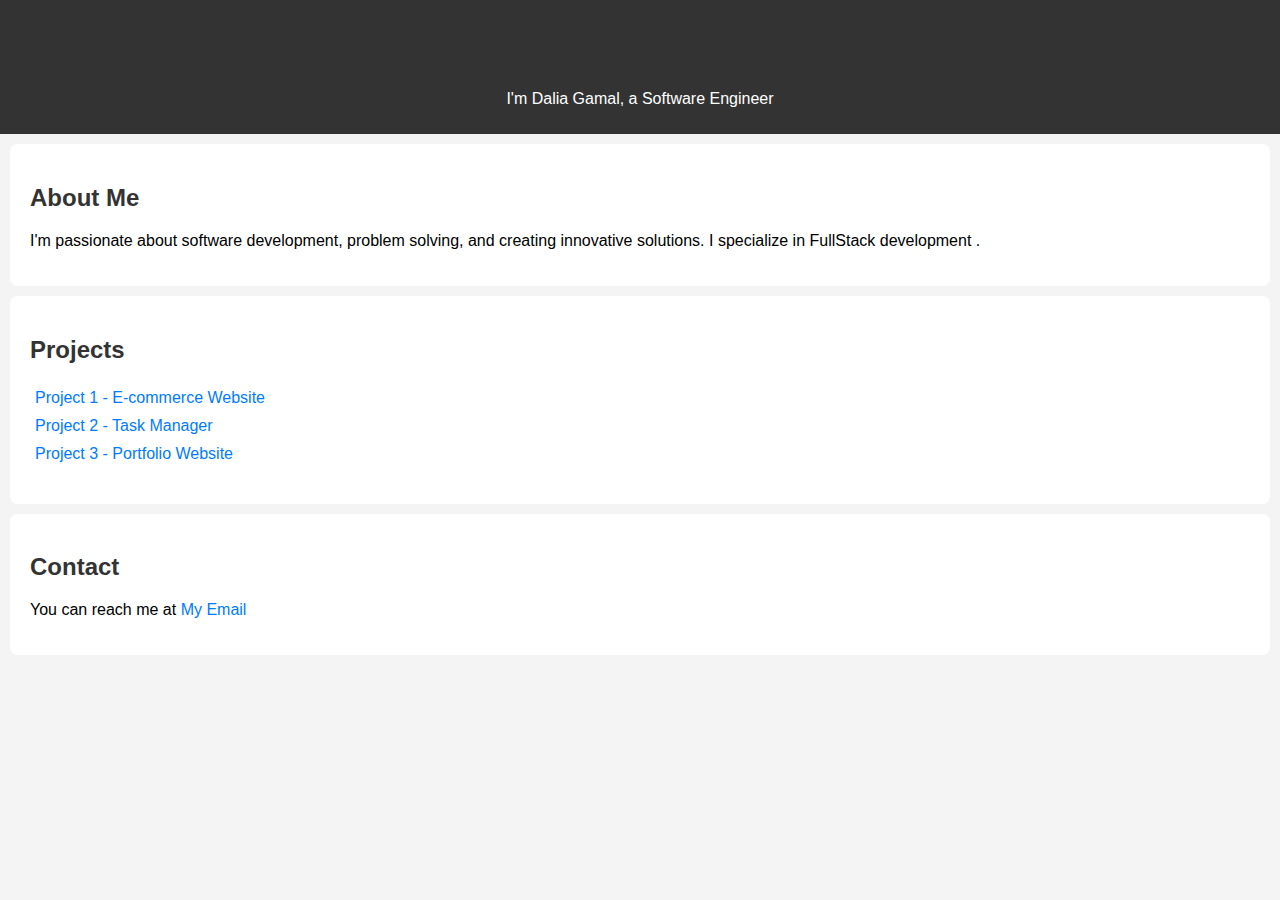
<file: Index.html>
<!DOCTYPE html>
<html lang="en">
<head>
    <meta charset="UTF-8">
    <meta name="viewport" content="width=device-width, initial-scale=1.0">
    <title>My Portfolio</title>
    <style>
        body {
            font-family: Arial, sans-serif;
            margin: 0;
            padding: 0;
            background-color: #f4f4f4;
        }
        header {
            background-color: #333;
            color: white;
            padding: 10px 0;
            text-align: center;
        }
        section {
            padding: 20px;
            margin: 10px;
            background-color: white;
            border-radius: 8px;
        }
        h1, h2 {
            color: #333;
        }
        a {
            color: #007bff;
            text-decoration: none;
        }
        ul {
            list-style-type: none;
            padding: 0;
        }
        li {
            padding: 5px;
        }
    </style>
</head>
<body>
    <header>
        <h1>Welcome to My Portfolio</h1>
        <p>I'm Dalia Gamal, a Software Engineer</p>
    </header>
    
    <section>
        <h2>About Me</h2>
        <p>I'm passionate about software development, problem solving, and creating innovative solutions. I specialize in FullStack development .</p>
    </section>
    
    <section>
        <h2>Projects</h2>
        <ul>
            <li><a href="https://github.com/your-username/project1" target="_blank">Project 1 - E-commerce Website</a></li>
            <li><a href="https://github.com/your-username/project2" target="_blank">Project 2 - Task Manager</a></li>
            <li><a href="https://github.com/your-username/project3" target="_blank">Project 3 - Portfolio Website</a></li>
        </ul>
    </section>
    
    <section>
        <h2>Contact</h2>
        <p>You can reach me at <a href="daliagamal112024@gmail.com">My Email</a></p>
    </section>
</body>
</html>
</file>
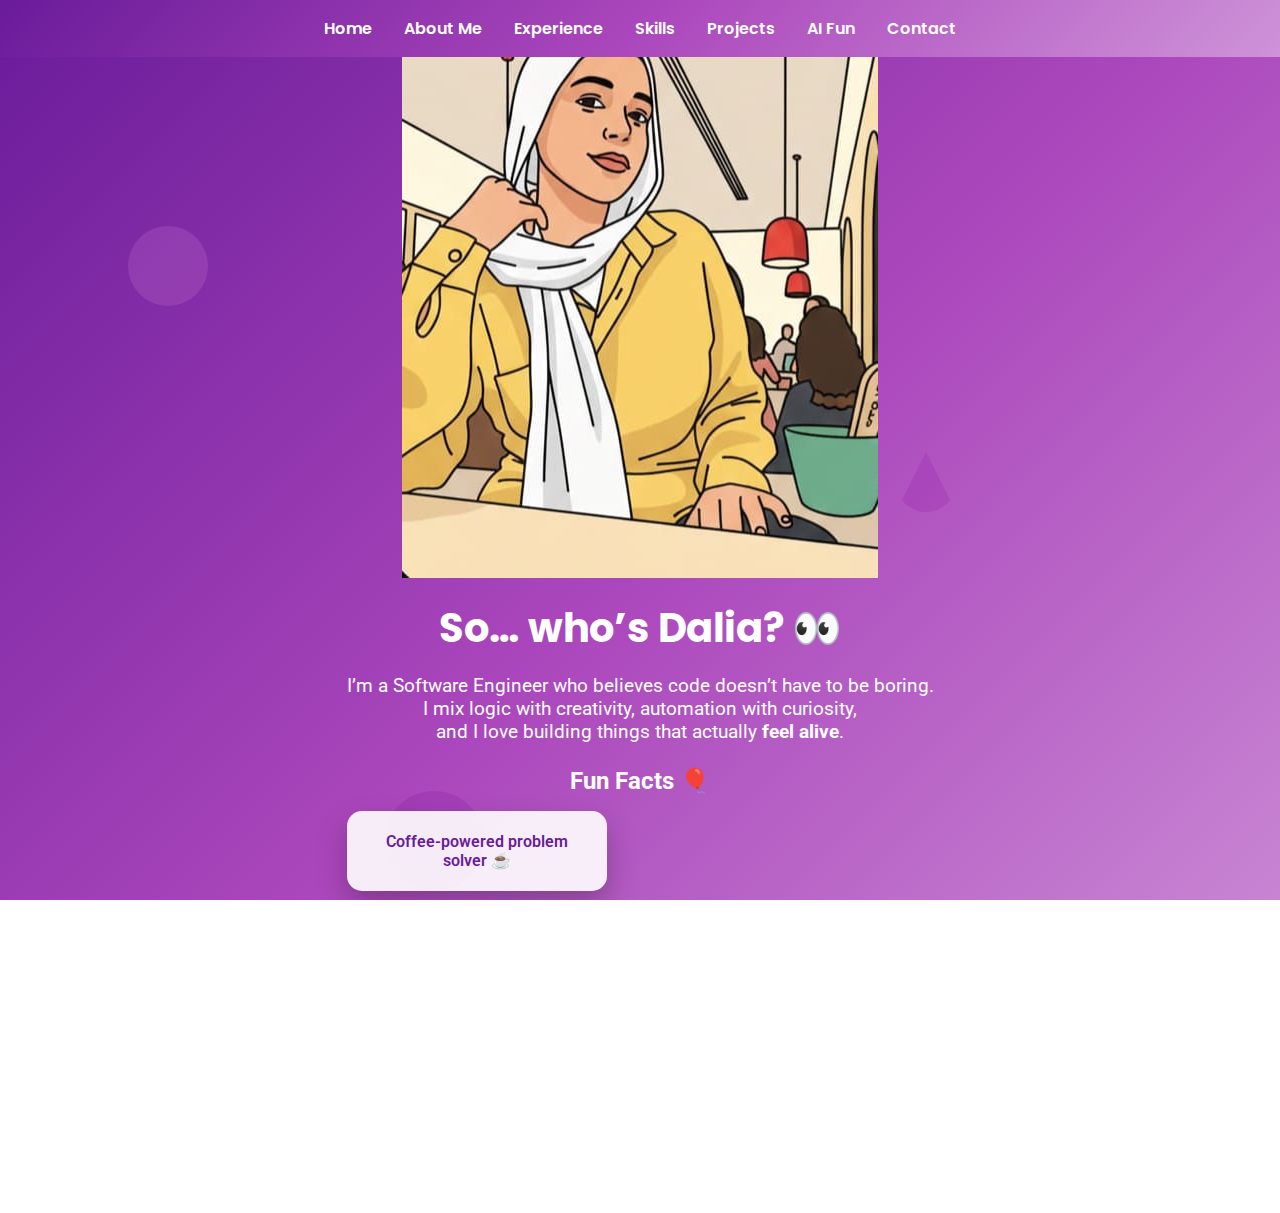
<file: about.html>
<!DOCTYPE html>
<html lang="en">
<head>
    <meta charset="UTF-8">
    <meta name="viewport" content="width=device-width, initial-scale=1.0">
    <title>About Me - Dalia Gamal</title>

    <!-- Fonts -->
    <link href="https://fonts.googleapis.com/css2?family=Poppins:wght@400;600;700&family=Roboto:wght@400;500&display=swap" rel="stylesheet">

    <!-- CSS -->
    <link rel="stylesheet" href="stylea.css">
    <script>
const cards = document.querySelectorAll('.fun-facts .card');
let currentIndex = 0;

cards.forEach((card, index) => {
    card.addEventListener('click', () => {
        // إزالة الكلاس active من البطاقة الحالية
        card.classList.remove('active');

        // تحديث المؤشر
        currentIndex = (index + 1) % cards.length;

        // إضافة الكلاس active للبطاقة التالية
        cards[currentIndex].classList.add('active');
    });
});
</script>

</head>
<body>

    <!-- Header / Navigation -->
    <header id="main-header">
        <nav id="nav-menu" class="nav-menu">
            <ul>
                <li><a href="index.html">Home</a></li>
                <li><a href="about.html">About Me</a></li>
                <li><a href="experience.html">Experience</a></li>
                <li><a href="skills.html">Skills</a></li>
                <li><a href="projects.html">Projects</a></li>
                <li><a href="ai-automation.html">AI Fun</a></li>
                <li><a href="contact.html">Contact</a></li>
            </ul>
        </nav>
    </header>

   <!-- Hero Section -->
<header id="hero">
    <div class="hero-content">
        <img src="avatar-cartoon.jpeg" alt="Dalia Avatar" class="avatar">

        <div class="hero-text">
            <h1>So… who’s Dalia? 👀</h1>

            <p>
                I’m a Software Engineer who believes code doesn’t have to be boring.<br>
                I mix logic with creativity, automation with curiosity,<br>
                and I love building things that actually <strong>feel alive</strong>.
            </p>
        <h2 style="margin-top:1.5rem;">Fun Facts 🎈</h2>
<div class="fun-facts">
    <div class="card active">Coffee-powered problem solver ☕</div>
    <div class="card">Turning ideas into visuals & experiences 🎨</div>
    <div class="card">Automation makes me weirdly happy 🤖</div>
    <div class="card">Curious mind, creative soul 🧠</div>
    <div class="card">Always learning 🧠</div>
</div>

           <h2 style="margin-top:1.5rem;">Current Focus 🔍</h2>
            <p style="margin-top:1.2rem; font-style:italic;">
             Currently exploring <strong>AI, Automation & Creative Tech</strong>,<br>
                building projects that blend technology with personality,<br>
                and crafting experiences that people actually enjoy using.
            </p>

            <a href="projects.html" class="cta-btn">See What I Build</a>
        </div>
    </div>

    <!-- Floating shapes -->
    <div class="floating-shapes">
        <div class="shape circle"></div>
        <div class="shape triangle"></div>
        <div class="shape blob"></div>
    </div>
</header>

    <footer>
        <p>&copy; 2026 Dalia Gamal</p>
    </footer>

</body>
</html>
</file>
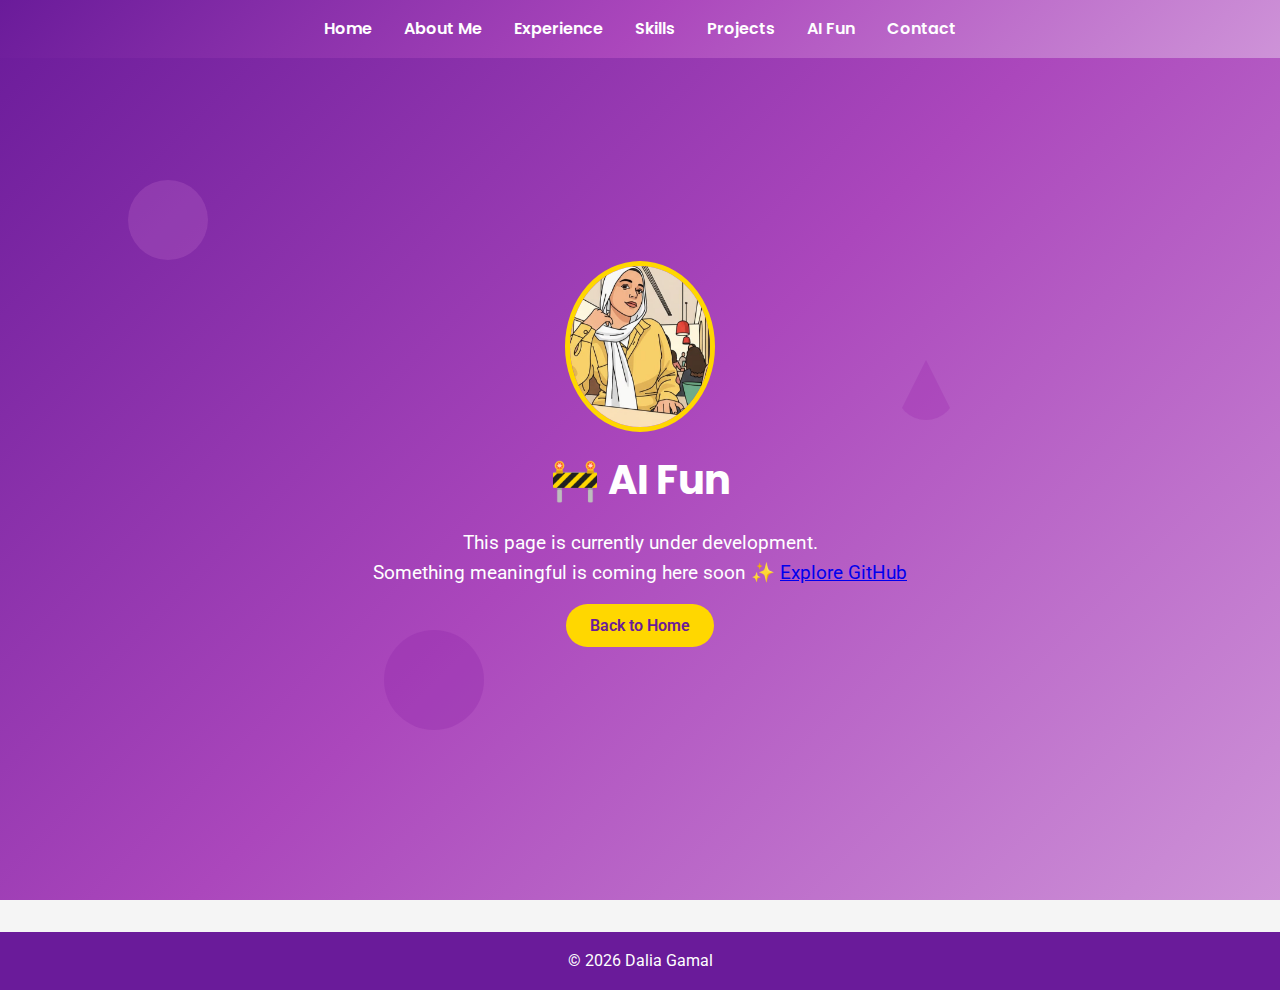
<file: ai-automation.html>
<!DOCTYPE html>
<html lang="en">
<head>
    <meta charset="UTF-8">
    <meta name="viewport" content="width=device-width, initial-scale=1.0">
    <title>AI Fun - Dalia Gamal</title>

    <!-- Fonts -->
    <link href="https://fonts.googleapis.com/css2?family=Poppins:wght@400;600;700&family=Roboto:wght@400;500&display=swap" rel="stylesheet">

    <!-- CSS -->
    <link rel="stylesheet" href="style.css">
</head>
<body>

    <!-- Header / Navigation -->
    <header id="main-header">
        <nav id="nav-menu" class="nav-menu">
            <ul>
                <li><a href="index.html">Home</a></li>
                <li><a href="about.html">About Me</a></li>
                <li><a href="experience.html">Experience</a></li>
                <li><a href="skills.html">Skills</a></li>
                <li><a href="projects.html">Projects</a></li>
                <li><a href="ai-automation.html">AI Fun</a></li>
                <li><a href="contact.html">Contact</a></li>
            </ul>
        </nav>
    </header>

    <!-- Hero Section -->
    <header id="hero">
        <div class="hero-content">
            <img src="avatar-cartoon.jpeg" alt="Dalia Avatar" class="avatar">
            <div class="hero-text">
                <h1>🚧 AI Fun</h1>
                <p>
                    This page is currently under development.<br>
                    Something meaningful is coming here soon ✨
              <a href="https://github.com/DaliaGamal11" target="_blank"> Explore GitHub</a>
                </p>
                <a href="index.html" class="cta-btn">Back to Home</a>
            </div>
        </div>

        <!-- Floating shapes -->
        <div class="floating-shapes">
            <div class="shape circle"></div>
            <div class="shape triangle"></div>
            <div class="shape blob"></div>
        </div>
    </header>

    <footer>
        <p>&copy; 2026 Dalia Gamal</p>
    </footer>

</body>
</html>
</file>
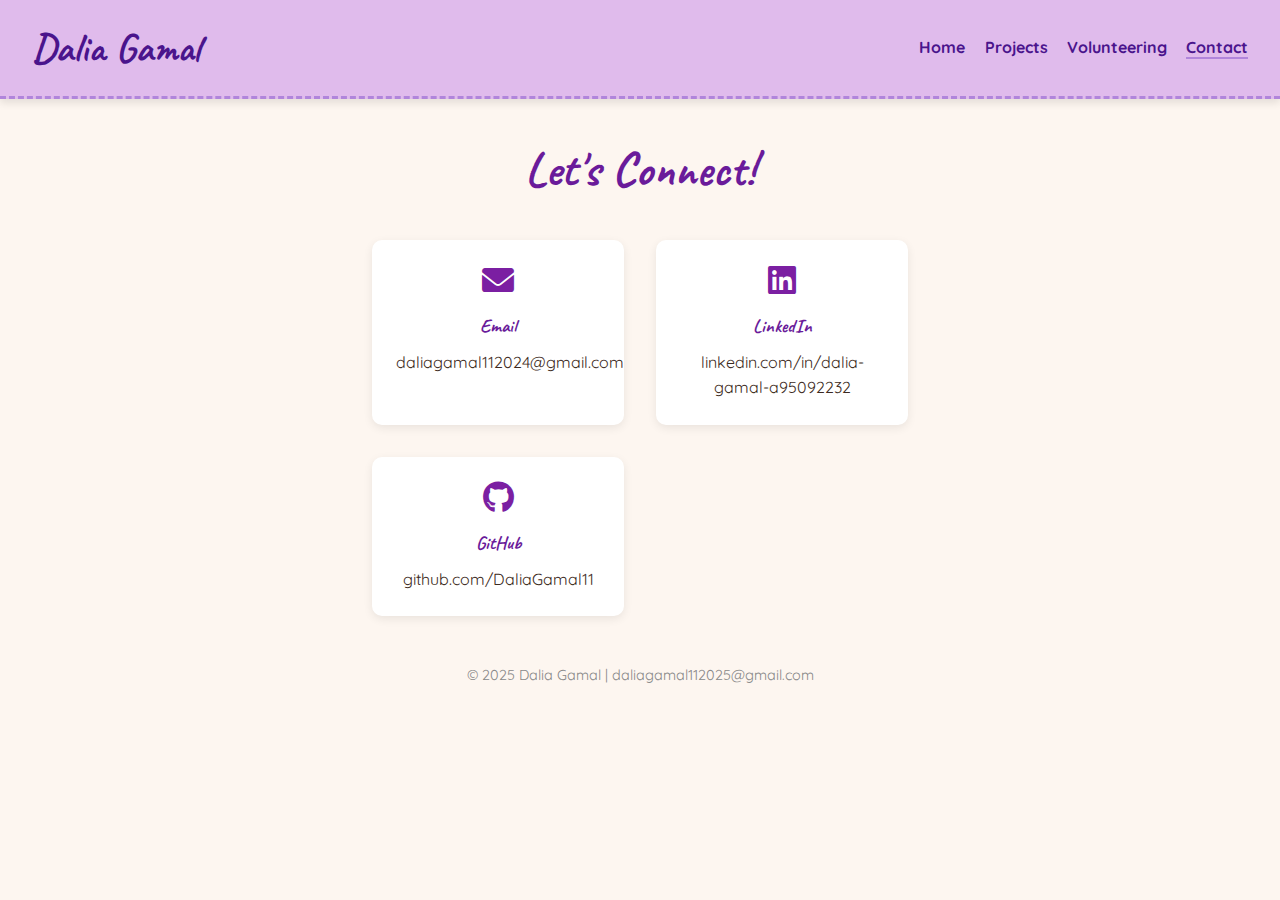
<file: contactv1.html>
<!DOCTYPE html>
<html lang="en">
<head>
  <meta charset="UTF-8" />
  <meta name="viewport" content="width=device-width, initial-scale=1.0" />
  <title>Contact Dalia</title>
  <link href="https://fonts.googleapis.com/css2?family=Caveat:wght@500&family=Quicksand:wght@400;600&display=swap" rel="stylesheet">
  <style>
    * {
      margin: 0;
      padding: 0;
      box-sizing: border-box;
    }
    body {
      font-family: 'Quicksand', sans-serif;
      background: #fdf6f0 url('https://www.transparenttextures.com/patterns/paper-fibers.png');
      color: #3c2a21;
      line-height: 1.6;
      padding-bottom: 2rem;
    }
    header {
      background-color: #e0bbec;
      padding: 1rem 2rem;
      border-bottom: 3px dashed #b185db;
      box-shadow: 0 4px 8px rgba(0,0,0,0.1);
    }
    nav {
      display: flex;
      justify-content: space-between;
      align-items: center;
    }
    nav h1 {
      font-family: 'Caveat', cursive;
      font-size: 2.5rem;
      color: #4a148c;
    }
    nav ul {
      list-style: none;
      display: flex;
      gap: 1.2rem;
    }
    nav ul li a {
      text-decoration: none;
      color: #4a148c;
      font-weight: bold;
      border-bottom: 2px solid transparent;
      transition: 0.3s;
    }
    nav ul li a:hover {
      border-color: #b185db;
    }
    nav ul li a.active {
      border-bottom: 2px solid #b185db;
      color: #4a148c;
      font-weight: bold;
    }
    .page-title {
      text-align: center;
      font-family: 'Caveat', cursive;
      font-size: 3rem;
      color: #6a1b9a;
      margin: 2rem 0;
      position: relative;
    }
    .contact-container {
      max-width: 600px;
      margin: 2rem auto;
      padding: 0 2rem;
    }
    .contact-methods {
      display: grid;
      grid-template-columns: repeat(auto-fit, minmax(250px, 1fr));
      gap: 2rem;
      margin-bottom: 3rem;
    }
    .contact-card {
      background: white;
      padding: 1.5rem;
      border-radius: 10px;
      box-shadow: 0 3px 10px rgba(0,0,0,0.08);
      text-align: center;
      transition: transform 0.3s;
    }
    .contact-card:hover {
      transform: translateY(-5px);
    }
    .contact-card i {
      font-size: 2rem;
      color: #7b1fa2;
      margin-bottom: 1rem;
      display: inline-block;
    }
    .contact-card h3 {
      font-family: 'Caveat', cursive;
      color: #6a1b9a;
      margin-bottom: 0.5rem;
    }
    .contact-form {
      background: white;
      padding: 2rem;
      border-radius: 10px;
      box-shadow: 0 3px 10px rgba(0,0,0,0.08);
      margin-top: 2rem;
    }
    .form-group {
      margin-bottom: 1.5rem;
    }
    label {
      display: block;
      margin-bottom: 0.5rem;
      font-weight: bold;
      color: #6a1b9a;
    }
    input, textarea {
      width: 100%;
      padding: 0.8rem;
      border: 1px solid #e1bee7;
      border-radius: 5px;
      font-family: 'Quicksand', sans-serif;
    }
    textarea {
      min-height: 150px;
    }
    button {
      background: #e1bee7;
      color: white;
      border: none;
      padding: 0.8rem 1.5rem;
      border-radius: 5px;
      cursor: pointer;
      font-weight: bold;
      transition: 0.3s;
      width: 100%;
      font-size: 1rem;
    }
    button:hover {
      background: #b185db;
    }
    footer {
      text-align: center;
      margin-top: 3rem;
      font-size: 0.9rem;
      color: #888;
    }
  </style>
  <link rel="stylesheet" href="https://cdnjs.cloudflare.com/ajax/libs/font-awesome/6.0.0-beta3/css/all.min.css">
</head>
<body>
  <header>
    <nav>
      <h1>Dalia Gamal</h1>
      <ul>
        <li><a href="index.html">Home</a></li>
        <li><a href="projects.html">Projects</a></li>
        <li><a href="volunteering.html">Volunteering</a></li>
        <li><a href="contact.html" class="active">Contact</a></li>
      </ul>
    </nav>
  </header>

  <h2 class="page-title">Let's Connect!</h2>

  <div class="contact-container">
    <div class="contact-methods">
      <div class="contact-card">
        <i class="fas fa-envelope"></i>
        <h3>Email</h3>
        <p>daliagamal112024@gmail.com</p>
      </div>
      <div class="contact-card">
        <i class="fab fa-linkedin"></i>
        <h3>LinkedIn</h3>
        <p>linkedin.com/in/dalia-gamal-a95092232</p>
      </div>
      
      <div class="contact-card">
        <i class="fab fa-github"></i>
        <h3>GitHub</h3>
        <p>github.com/DaliaGamal11</p>
      </div>
    </div>
    
   
  </div>

  <footer>
    <p>&copy; 2025 Dalia Gamal | daliagamal112025@gmail.com</p>
  </footer>
</body>
</html>
</file>
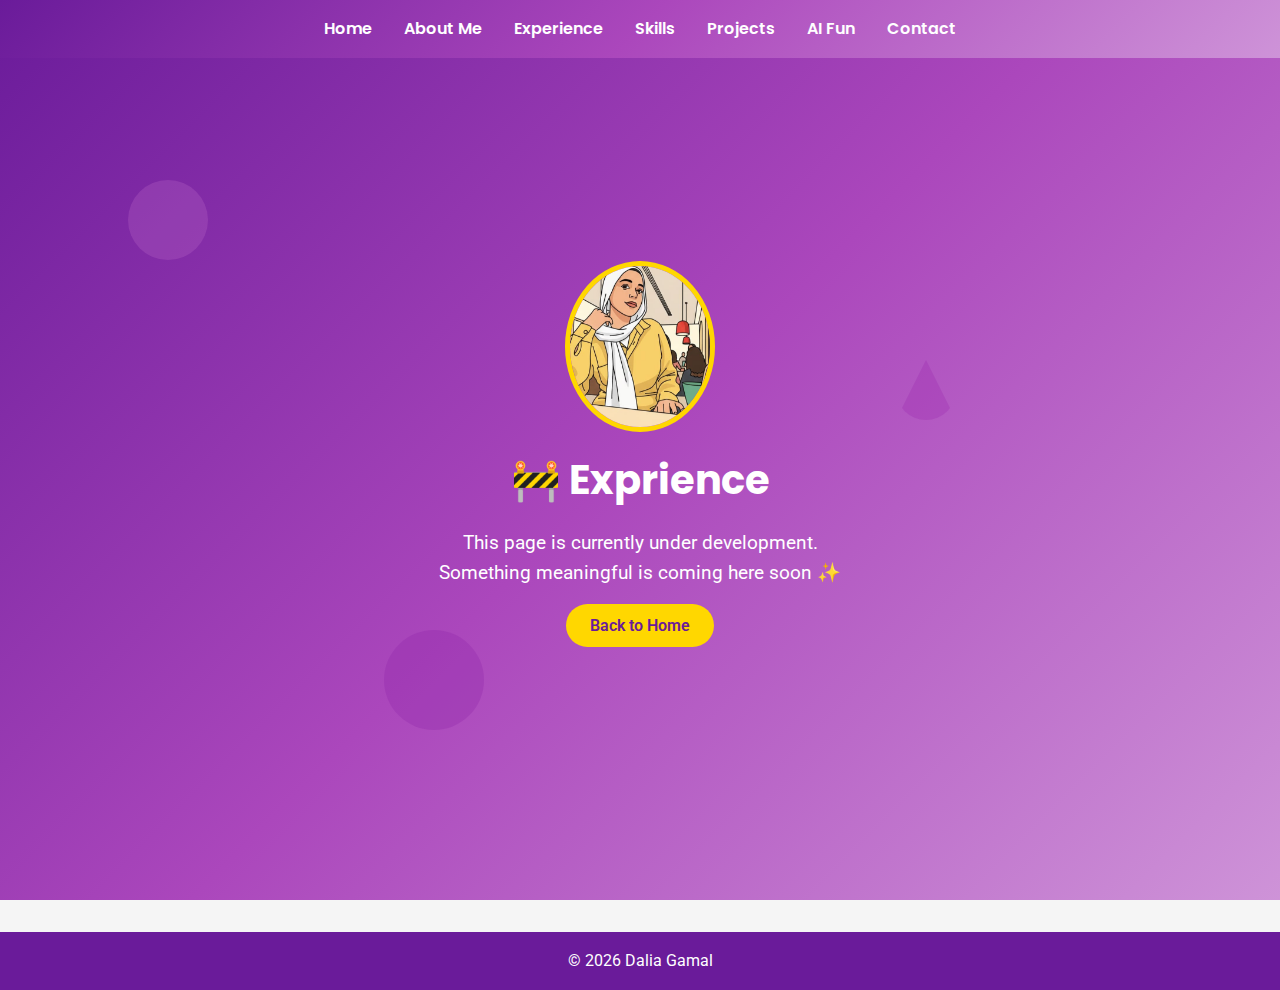
<file: experience.html>
<!DOCTYPE html>
<html lang="en">
<head>
    <meta charset="UTF-8">
    <meta name="viewport" content="width=device-width, initial-scale=1.0">
    <title>Exprience - Dalia Gamal</title>

    <!-- Fonts -->
    <link href="https://fonts.googleapis.com/css2?family=Poppins:wght@400;600;700&family=Roboto:wght@400;500&display=swap" rel="stylesheet">

    <!-- CSS -->
    <link rel="stylesheet" href="style.css">
</head>
<body>

    <!-- Header / Navigation -->
    <header id="main-header">
        <nav id="nav-menu" class="nav-menu">
            <ul>
                <li><a href="index.html">Home</a></li>
                <li><a href="about.html">About Me</a></li>
                <li><a href="experience.html">Experience</a></li>
                <li><a href="skills.html">Skills</a></li>
                <li><a href="projects.html">Projects</a></li>
                <li><a href="ai-automation.html">AI Fun</a></li>
                <li><a href="contact.html">Contact</a></li>
            </ul>
        </nav>
    </header>

    <!-- Hero Section -->
    <header id="hero">
        <div class="hero-content">
            <img src="avatar-cartoon.jpeg" alt="Dalia Avatar" class="avatar">
            <div class="hero-text">
                <h1>🚧 Exprience</h1>
                <p>
                    This page is currently under development.<br>
                    Something meaningful is coming here soon ✨
                </p>
                <a href="index.html" class="cta-btn">Back to Home</a>
            </div>
        </div>

        <!-- Floating shapes -->
        <div class="floating-shapes">
            <div class="shape circle"></div>
            <div class="shape triangle"></div>
            <div class="shape blob"></div>
        </div>
    </header>

    <footer>
        <p>&copy; 2026 Dalia Gamal</p>
    </footer>

</body>
</html>
</file>
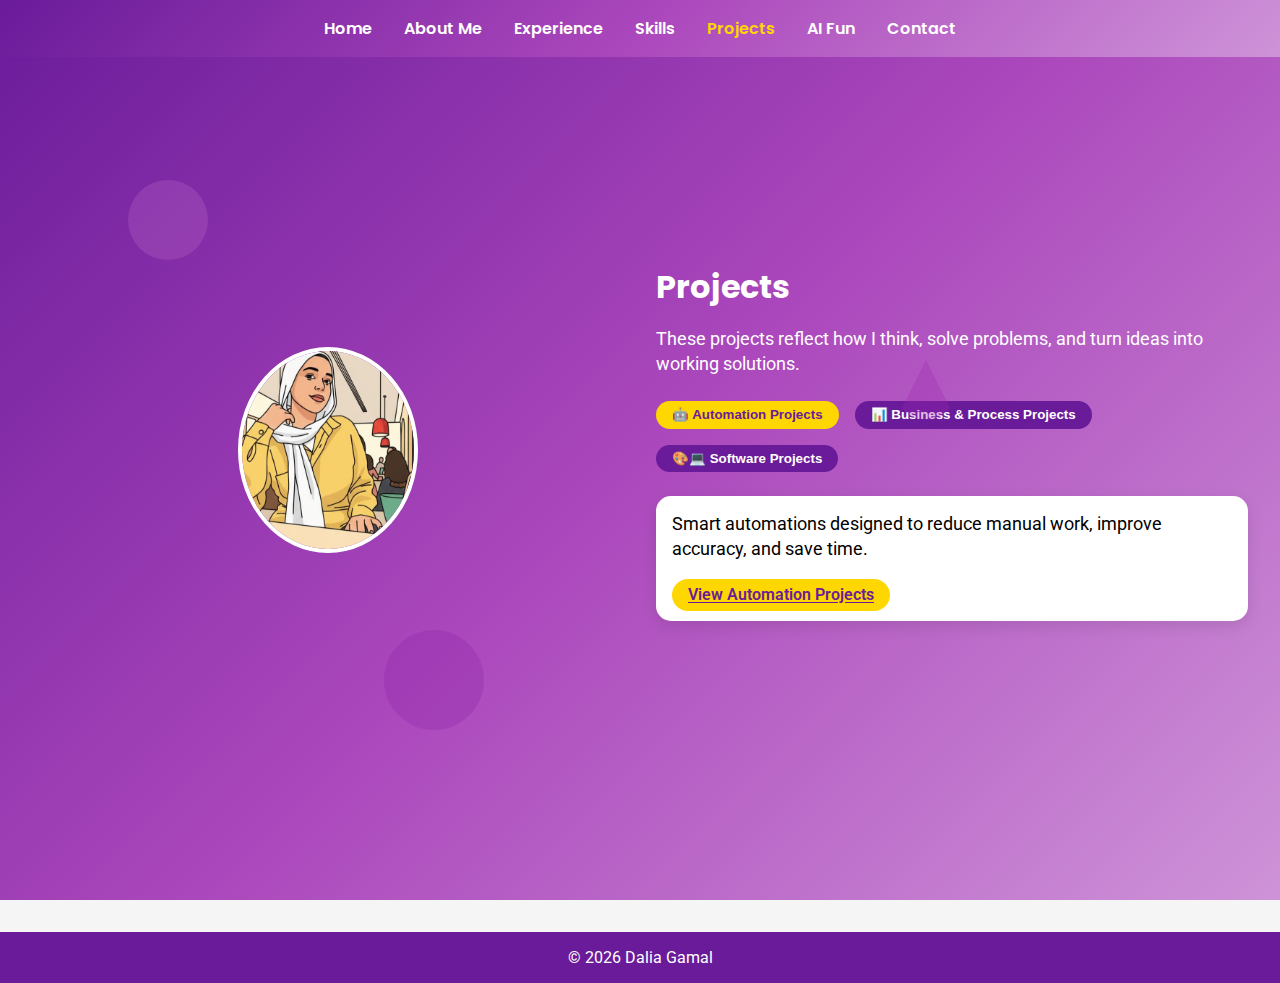
<file: projects.html>
<!DOCTYPE html>
<html lang="en">
<head>
<meta charset="UTF-8">
<meta name="viewport" content="width=device-width, initial-scale=1.0">
<title>Projects - Dalia Gamal</title>

<!-- Fonts -->
<link href="https://fonts.googleapis.com/css2?family=Poppins:wght@400;600;700&family=Roboto:wght@400;500&display=swap" rel="stylesheet">

<style>
/* Reset */
* {margin:0; padding:0; box-sizing:border-box;}
body {font-family:'Roboto',sans-serif; background:#f5f5f5; color:#222; overflow-x:hidden;}

/* Header */
#main-header {
  position: fixed; top:0; width:100%; padding:1rem 2rem;
  display:flex; justify-content:center; align-items:center;
  background: linear-gradient(135deg,#6A1B9A,#AB47BC,#CE93D8);
  color:#fff; z-index:10; font-family:'Poppins',sans-serif;
}
.nav-menu ul {display:flex; list-style:none; gap:2rem; justify-content:center;}
.nav-menu a {color:#fff; font-weight:600; transition:0.3s; text-decoration:none;}
.nav-menu a.active, .nav-menu a:hover {color:#FFD700;}

/* Hero + horizontal layout */
#hero {
  display:flex; align-items:center; justify-content:center; min-height:100vh;
  background: linear-gradient(135deg,#6A1B9A,#AB47BC,#CE93D8);
  color:#fff; padding:2rem;
}
.hero-left, .hero-right {
  flex:1; display:flex; flex-direction:column; justify-content:center; align-items:center;
}
.hero-left {align-items:center;}
.hero-left .avatar {width:180px; border-radius:50%; border:4px solid #fff; animation: float 4s ease-in-out infinite;}
@keyframes float {0%,100%{transform:translateY(0);}50%{transform:translateY(-12px);}}

/* Floating shapes */
.floating-shapes .shape {position:absolute; border-radius:50%; opacity:0.3;}
.circle {width:80px;height:80px;background:#BA68C8;top:20%;left:10%; animation:move1 6s infinite alternate;}
.triangle {width:60px;height:60px;background:#9C27B0;clip-path:polygon(50% 0%,0% 100%,100% 100%);top:40%;left:70%; animation:move2 5s infinite alternate;}
.blob {width:100px;height:100px;background:#8E24AA;border-radius:40% 60% 60% 40%; top:70%; left:30%; animation:move3 7s infinite alternate;}
@keyframes move1 {0%{transform:translateY(0);}100%{transform:translateY(20px);}}
@keyframes move2 {0%{transform:translateX(0);}100%{transform:translateX(-20px);}}
@keyframes move3 {0%{transform:translate(0,0);}100%{transform:translate(20px,-10px);}}

/* Right side content */
.hero-right {align-items:flex-start; padding-left:2rem;}
.hero-right h1 {font-family:'Poppins',sans-serif; font-size:2rem; margin-bottom:1rem;}
.hero-right p {margin-bottom:1.5rem; font-size:1.1rem; line-height:1.4; text-align:left;}
.cta-btn {padding:.5rem 1.2rem; background:#FFD700; color:#6A1B9A; font-weight:600; border-radius:25px; transition:0.3s;}
.cta-btn:hover {transform:scale(1.05); background:#FFB300;}

/* Tabs */
.tabs {display:flex; gap:1rem; margin-bottom:1.5rem; flex-wrap:wrap;}
.tab-btn {padding:0.4rem 1rem; border-radius:25px; border:none; cursor:pointer; background:#6A1B9A; color:#fff; font-weight:600; transition:0.3s;}
.tab-btn.active {background:#FFD700; color:#6A1B9A;}
.tab-content {display:none;}
.tab-content.active {display:block;}
.project-card {background:#fff; padding:1rem; border-radius:15px; box-shadow:0 5px 15px rgba(0,0,0,0.1); margin-bottom:1rem; transition:transform 0.3s;}

/* Make project card text black */
.project-card h2,
.project-card h3,
.project-card p,
.project-card span {color:#000;}

.project-card:hover {transform:translateY(-5px);}
.project-actions a {margin-right:10px; padding:0.4rem 1rem; border-radius:25px; background:#FFD700; color:#6A1B9A; font-weight:600; transition:0.3s;}
.project-actions a.outline-btn {background:#fff; border:2px solid #6A1B9A; color:#6A1B9A;text-decoration: none;}
.project-actions a:hover {transform:scale(1.05); background:#FFB300;text-decoration: none;}
.projects-grid {display:grid; grid-template-columns:repeat(auto-fit,minmax(250px,1fr)); gap:1rem; text-align:left;text-decoration: none;}

/* Footer */
footer {padding:1rem; text-align:center; color:#fff; background:#6A1B9A; margin-top:2rem;}
</style>
</head>
<body>

<!-- Header / Navigation -->
<header id="main-header">
  <nav id="nav-menu" class="nav-menu">
    <ul>
      <li><a href="index.html">Home</a></li>
      <li><a href="about.html">About Me</a></li>
      <li><a href="experience.html">Experience</a></li>
      <li><a href="skills.html">Skills</a></li>
      <li><a href="projects.html" class="active">Projects</a></li>
      <li><a href="ai-automation.html">AI Fun</a></li>
      <li><a href="contact.html">Contact</a></li>
    </ul>
  </nav>
</header>

<!-- Hero + Projects Horizontal -->
<section id="hero">
  <div class="hero-left">
    <img src="avatar-cartoon.jpeg" class="avatar">
  </div>

  <div class="hero-right">
    <h1>Projects</h1>
    <p>These projects reflect how I think, solve problems, and turn ideas into working solutions.</p>

    <!-- Tabs -->
    <div class="tabs">
      <button class="tab-btn active" data-tab="automation">🤖 Automation Projects</button>
      <button class="tab-btn" data-tab="business">📊 Business & Process Projects</button>
      <button class="tab-btn" data-tab="software">🎨💻 Software Projects</button>
    </div>

    <!-- Tab Contents -->
    <div class="tab-content active" id="automation">
      <div class="project-card featured">
        <p>Smart automations designed to reduce manual work, improve accuracy, and save time.</p>
        <div class="project-actions">
          <a href="automation-projects.html">View Automation Projects</a>
        </div>
      </div>
    </div>

    <div class="tab-content" id="business">
      <div class="project-card placeholder">
        <p>Projects focused on understanding business needs, documenting requirements, and designing effective solutions.</p>
        <div class="project-actions">
          <a href="business-projects.html">View Business Projects</a>
        </div>
      </div>
    </div>

    <div class="tab-content" id="software">
      <div class="project-card placeholder">
        <p>Explore my journey from graduation projects to innovative software experiments.</p>
        <div class="project-actions">
          <a href="software.html">Explore Software Projects</a>
        </div>
      </div>
    </div>

  </div>

  <!-- Floating shapes -->
  <div class="floating-shapes">
    <div class="shape circle"></div>
    <div class="shape triangle"></div>
    <div class="shape blob"></div>
  </div>
</section>

<footer>
  <p>&copy; 2026 Dalia Gamal</p>
</footer>

<script>
const tabs = document.querySelectorAll('.tab-btn');
const contents = document.querySelectorAll('.tab-content');

tabs.forEach(tab => {
  tab.addEventListener('click', () => {
    tabs.forEach(t => t.classList.remove('active'));
    tab.classList.add('active');
    const target = tab.dataset.tab;
    contents.forEach(c => c.classList.remove('active'));
    document.getElementById(target).classList.add('active');
  });
});
</script>

</body>
</html>
</file>
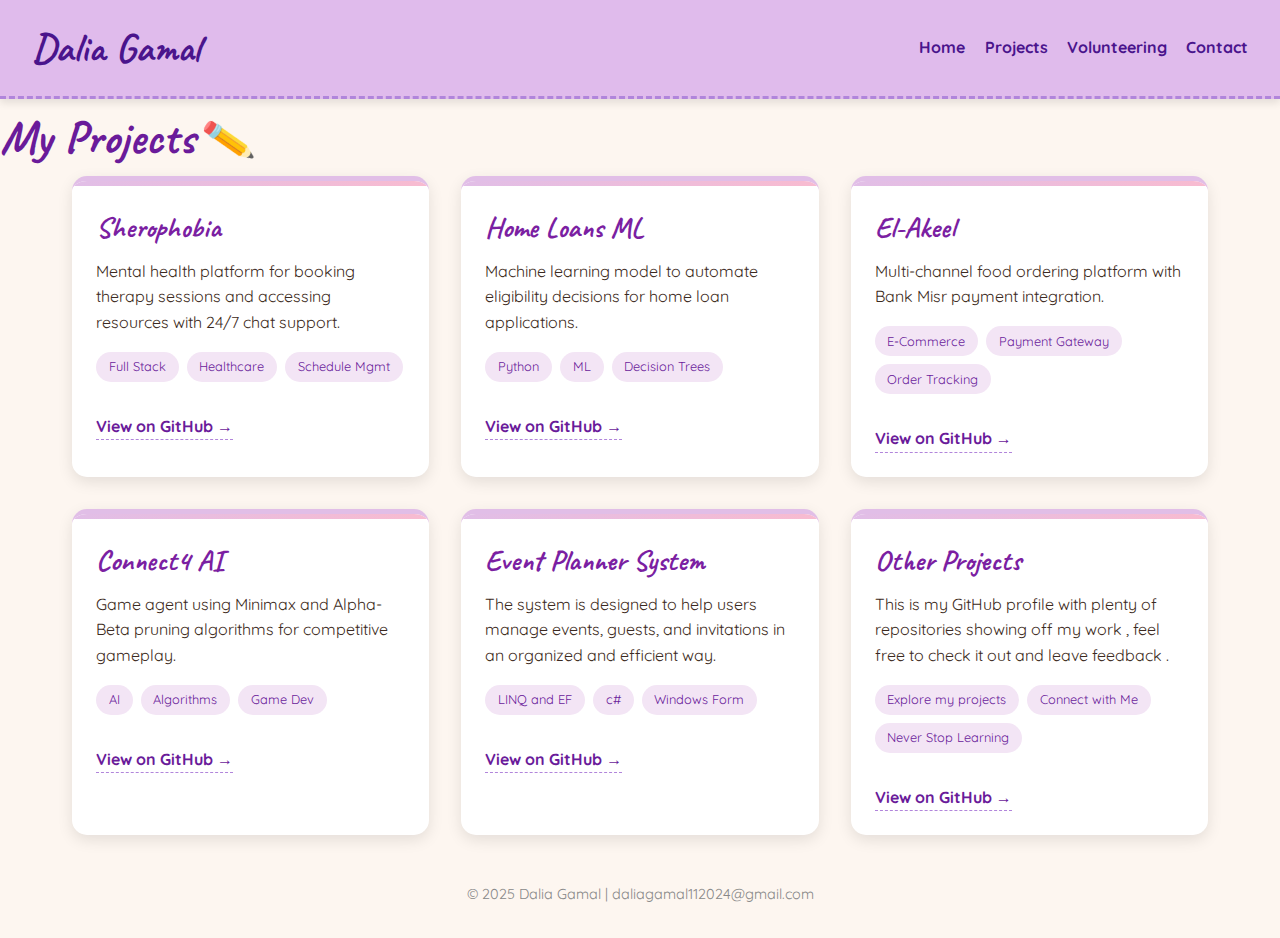
<file: projectsv1.html>
<!DOCTYPE html>
<html lang="en">
<head>
  <meta charset="UTF-8" />
  <meta name="viewport" content="width=device-width, initial-scale=1.0" />
  <title>Dalia's Projects</title>
  <link href="https://fonts.googleapis.com/css2?family=Caveat:wght@500&family=Quicksand:wght@400;600&display=swap" rel="stylesheet">
  <style>
    * {
  margin: 0;
  padding: 0;
  box-sizing: border-box;
   }
    body {
      font-family: 'Quicksand', sans-serif;
      background: #fdf6f0 url('https://www.transparenttextures.com/patterns/paper-fibers.png');
      color: #3c2a21;
      line-height: 1.6;
      padding-bottom: 2rem;
    }
header {
  background-color: #e0bbec;
  padding: 1rem 2rem;
  border-bottom: 3px dashed #b185db;
  box-shadow: 0 4px 8px rgba(0,0,0,0.1);
}

nav {
  display: flex;
  justify-content: space-between;
  align-items: center;
}

nav h1 {
  font-family: 'Caveat', cursive;
  font-size: 2.5rem;
  color: #4a148c;
  margin: 0;
}

nav ul {
  list-style: none;
  display: flex;
  gap: 1.2rem;
  margin: 0;
  padding: 0;
}

nav ul li a {
  text-decoration: none;
  color: #4a148c;
  font-weight: bold;
  border-bottom: 2px solid transparent;
  transition: 0.3s;
}

nav ul li a:hover {
  border-color: #b185db;
}

    }
   
.page-title {
  display: flex;
  justify-content: center;
  align-items: center;
  margin: 2rem 0;
}

.title-wrapper {
  display: flex;
  align-items: center;
  gap: 0.5rem;
}

.title-wrapper h1 {
  font-family: 'Caveat', cursive;
  font-size: 3rem;
  color: #6a1b9a;
  margin: 0;
}

.title-wrapper .icon {
  font-size: 2.5rem;
  transform: rotate(-10deg);
  margin-top: 0.2rem;
}



    .projects-container {
      display: grid;
      grid-template-columns: repeat(auto-fill, minmax(350px, 1fr));
      gap: 2rem;
      padding: 0 2rem;
      max-width: 1200px;
      margin: 0 auto;
    }
    .project-card {
      background: white;
      border-radius: 15px;
      padding: 1.5rem;
      box-shadow: 0 5px 15px rgba(0,0,0,0.1);
      border-top: 5px solid #e1bee7;
      transition: transform 0.3s;
      position: relative;
      overflow: hidden;
    }
    .project-card:hover {
      transform: translateY(-5px);
    }
    .project-card::before {
      content: "";
      position: absolute;
      top: 0;
      left: 0;
      width: 100%;
      height: 5px;
      background: linear-gradient(90deg, #e1bee7, #f8bbd0);
    }
    .project-card h3 {
      font-family: 'Caveat', cursive;
      font-size: 1.8rem;
      color: #7b1fa2;
      margin-bottom: 0.5rem;
    }
    .project-card p {
      margin-bottom: 1rem;
    }
    .tags {
      display: flex;
      flex-wrap: wrap;
      gap: 0.5rem;
      margin: 1rem 0;
    }
    .tag {
      background: #f3e5f5;
      color: #6a1b9a;
      padding: 0.3rem 0.8rem;
      border-radius: 20px;
      font-size: 0.8rem;
    }
    .github-link {
      display: inline-block;
      margin-top: 1rem;
      color: #6a1b9a;
      text-decoration: none;
      font-weight: bold;
      border-bottom: 1px dashed #b185db;
    }
    .github-link:hover {
      color: #4a148c;
    }
    footer {
      text-align: center;
      margin-top: 3rem;
      font-size: 0.9rem;
      color: #888;
    }
  </style>
</head>
<body>
  <header>
    <nav>
      <h1>Dalia Gamal</h1>
      <ul>
        <li><a href="index.html">Home</a></li>
        <li><a href="projects.html">Projects</a></li>
        <li><a href="volunteering.html">Volunteering</a></li>
        <li><a href="contact.html">Contact</a></li>
      </ul>
    </nav>
  </header>


  <div class="page-title">
  <div class="title-wrapper">
    <h1>My Projects</h1>
    <span class="icon">✏️</span>
  </div>
</div>

  <div class="projects-container">
    <article class="project-card">
      <h3>Sherophobia</h3>
      <p>Mental health platform for booking therapy sessions and accessing resources with 24/7 chat support.</p>
      <div class="tags">
        <span class="tag">Full Stack</span>
        <span class="tag">Healthcare</span>
        <span class="tag">Schedule Mgmt</span>
      </div>
      <a href="https://github.com/DaliaGamall1/Sherophobia" class="github-link">View on GitHub →</a>
    </article>
    
    <article class="project-card">
      <h3>Home Loans ML</h3>
      <p>Machine learning model to automate eligibility decisions for home loan applications.</p>
      <div class="tags">
        <span class="tag">Python</span>
        <span class="tag">ML</span>
        <span class="tag">Decision Trees</span>
      </div>
      <a href="https://github.com/DaliaGamall1/Home_Loans" class="github-link">View on GitHub →</a>
    </article>
    
    <article class="project-card">
      <h3>El-Akeel</h3>
      <p>Multi-channel food ordering platform with Bank Misr payment integration.</p>
      <div class="tags">
        <span class="tag">E-Commerce</span>
        <span class="tag">Payment Gateway</span>
        <span class="tag">Order Tracking</span>
      </div>
      <a href="https://github.com/DaliaGamall1/EIAkeel" class="github-link">View on GitHub →</a>
    </article>
    
    <article class="project-card">
      <h3>Connect4 AI</h3>
      <p>Game agent using Minimax and Alpha-Beta pruning algorithms for competitive gameplay.</p>
      <div class="tags">
        <span class="tag">AI</span>
        <span class="tag">Algorithms</span>
        <span class="tag">Game Dev</span>
      </div>
      <a href="https://github.com/DaliaGamall1/connect4_tictactoe" class="github-link">View on GitHub →</a>
    </article>
    <article class="project-card">
      <h3>Event Planner System</h3>
      <p>The system is designed to help users manage events, guests, and invitations in an organized and efficient way. </p>
      <div class="tags">
        <span class="tag">LINQ and EF</span>
        <span class="tag">c#</span>
        <span class="tag">Windows Form</span>
      </div>
      <a href="https://github.com/DaliaGamal11/EventPlanningSystem.git" class="github-link">View on GitHub →</a>
    </article>
    <article class="project-card">
      <h3>Other Projects </h3>
      <p>This is my GitHub profile with plenty of repositories showing off my work , feel free to check it out and leave feedback . </p>
      <div class="tags">
        <span class="tag">Explore my projects</span>
        <span class="tag">Connect with Me</span>
        <span class="tag">Never Stop Learning</span>
      </div>
      <a href="https://github.com/DaliaGamal11" class="github-link">View on GitHub →</a>
    </article>
  </div>

  <footer>
    <p>&copy; 2025 Dalia Gamal | daliagamal112024@gmail.com </p>
  </footer>
</body>
</html>
</file>
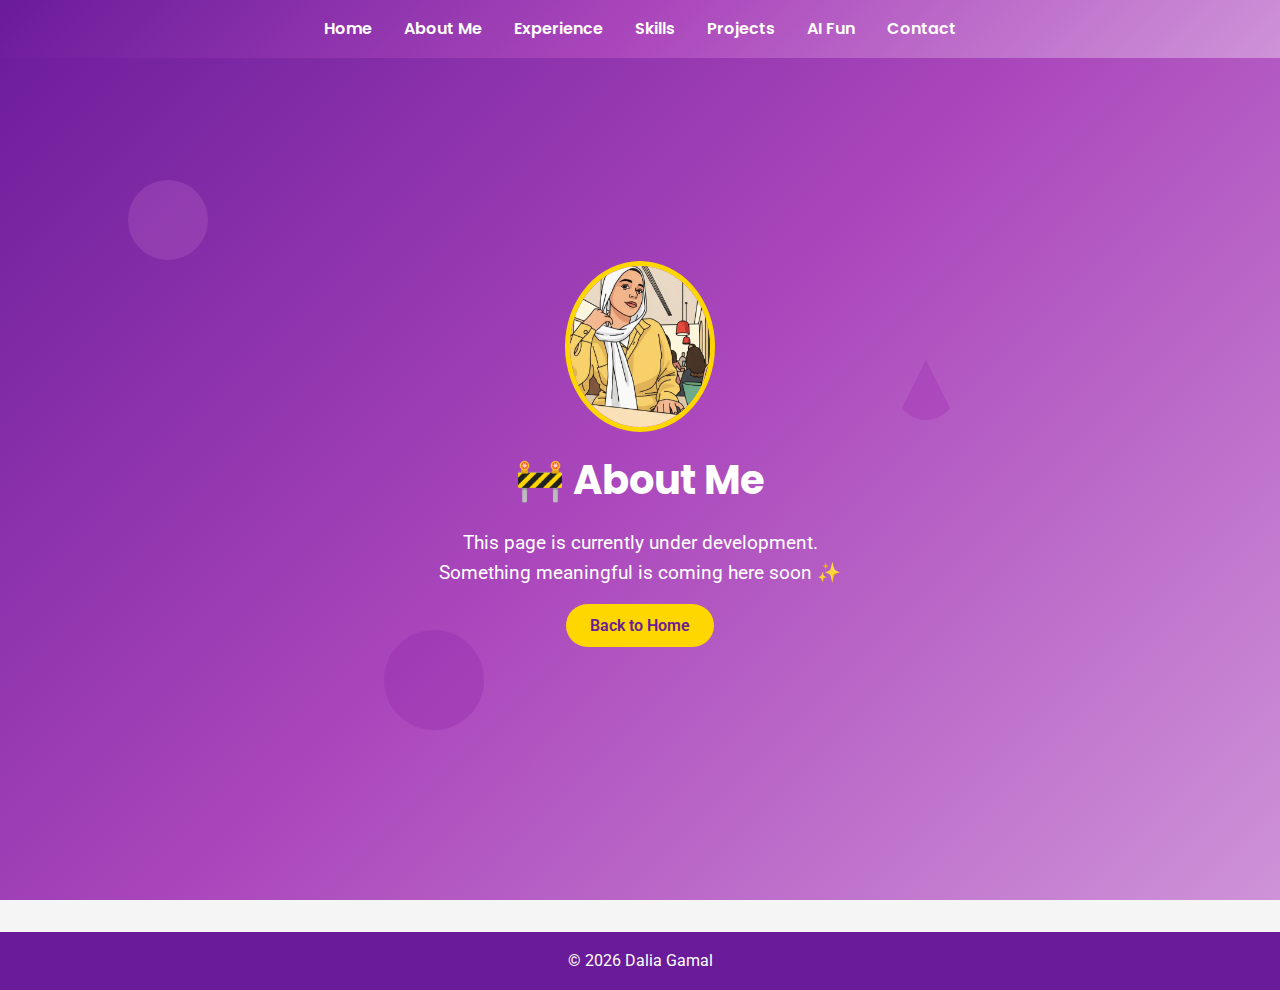
<file: skills.html>
<!DOCTYPE html>
<html lang="en">
<head>
    <meta charset="UTF-8">
    <meta name="viewport" content="width=device-width, initial-scale=1.0">
    <title>Skills - Dalia Gamal</title>

    <!-- Fonts -->
    <link href="https://fonts.googleapis.com/css2?family=Poppins:wght@400;600;700&family=Roboto:wght@400;500&display=swap" rel="stylesheet">

    <!-- CSS -->
    <link rel="stylesheet" href="style.css">
</head>
<body>

    <!-- Header / Navigation -->
    <header id="main-header">
        <nav id="nav-menu" class="nav-menu">
            <ul>
                <li><a href="index.html">Home</a></li>
                <li><a href="about.html">About Me</a></li>
                <li><a href="experience.html">Experience</a></li>
                <li><a href="skills.html">Skills</a></li>
                <li><a href="projects.html">Projects</a></li>
                <li><a href="ai-automation.html">AI Fun</a></li>
                <li><a href="contact.html">Contact</a></li>
            </ul>
        </nav>
    </header>

    <!-- Hero Section -->
    <header id="hero">
        <div class="hero-content">
            <img src="avatar-cartoon.jpeg" alt="Dalia Avatar" class="avatar">
            <div class="hero-text">
                <h1>🚧 About Me</h1>
                <p>
                    This page is currently under development.<br>
                    Something meaningful is coming here soon ✨
                </p>
                <a href="index.html" class="cta-btn">Back to Home</a>
            </div>
        </div>

        <!-- Floating shapes -->
        <div class="floating-shapes">
            <div class="shape circle"></div>
            <div class="shape triangle"></div>
            <div class="shape blob"></div>
        </div>
    </header>

    <footer>
        <p>&copy; 2026 Dalia Gamal</p>
    </footer>

</body>
</html>
</file>
<file: stylea.css>
/* RESET */
* {
  margin: 0;
  padding: 0;
  box-sizing: border-box;
}

html, body {
  height: 100%;
  overflow: hidden; /* 🚫 NO SCROLL */
}

body {
  font-family: 'Roboto', sans-serif;
  background: linear-gradient(135deg,#6A1B9A,#AB47BC,#CE93D8);
  color: white;
}

/* FULL SCREEN */
.screen {
  height: 100vh;
  width: 100vw;
  display: flex;
  align-items: center;
  justify-content: space-between;
  padding: 3rem;
  gap: 2rem;
}

/* COLUMNS */
.col {
  height: 100%;
  display: flex;
  flex-direction: column;
  justify-content: center;
}

/* AVATAR */
.avatar-col {
  align-items: center;
  flex: 1;
}

.avatar-col img {
  width: 170px;
  border-radius: 50%;
  border: 4px solid white;
  animation: float 4s ease-in-out infinite;
}

/* TEXT */
.text-col {
  flex: 2;
}

.text-col h1 {
  font-family: 'Poppins', sans-serif;
  font-size: 2.5rem;
}

.text-col p {
  margin: 1.2rem 0;
  line-height: 1.6;
  max-width: 520px;
}

.focus-box {
  background: rgba(255,255,255,0.15);
  padding: 1rem;
  border-radius: 16px;
  margin-bottom: 1.2rem;
  width: fit-content;
}

.cta-btn {
  background: #FFD700;
  color: #6A1B9A;
  padding: 0.7rem 1.5rem;
  border-radius: 30px;
  text-decoration: none;
  font-weight: 600;
  width: fit-content;
  display: block;       /* عشان الزرار يكون block */
  margin-top: 1rem;     /* مسافة صغيرة فوقه */
  margin-left: auto;    /* يمين + يسار auto = مركزي */
  margin-right: auto;
}

/* CARDS */
.cards-col {
  flex: 1.3;
  align-items: center;
}

.cards {
  height: 260px;           /* 🔒 ثابت */
  width: 280px;
  overflow: hidden;
  display: flex;
  gap: 1rem;
  cursor: grab;
}

.card {
  min-width: 260px;
  background: white;
  color: #222;
  padding: 1.4rem;
  border-radius: 20px;
  box-shadow: 0 15px 30px rgba(0,0,0,0.25);
  transition: transform 0.3s;
}

.card:hover {
  transform: translateY(-6px) rotate(-1deg);
}

.hint {
  font-size: 0.75rem;
  opacity: 0.6;
  margin-top: 0.5rem;
}

/* ANIMATION */
@keyframes float {
  0%,100% { transform: translateY(0); }
  50% { transform: translateY(-14px); }
}

/* RESPONSIVE (STILL NO SCROLL) */
@media (max-width: 900px) {
  .screen {
    flex-direction: column;
    padding: 1.5rem;
  }

  .cards {
    width: 90vw;
  }
}







/* Header */
#main-header {
    position: fixed; top:0; width:100%; padding:1rem 2rem;
    display:flex; justify-content:center; align-items:center;
    background: linear-gradient(135deg, #6A1B9A, #AB47BC, #CE93D8);
    color:#fff; z-index:10; font-family:'Poppins',sans-serif;
}
.nav-menu ul {display:flex; list-style:none; gap:2rem; align-items:center; justify-content:center;}
.nav-menu a {color:#fff; text-decoration:none; font-weight:600; transition:0.3s;}
.nav-menu a:hover {color:#FFD700;}

/* Hero Section */
#hero {
    display:flex; align-items:center; justify-content:center; min-height:100vh; padding:2rem;
    background: linear-gradient(135deg, #6A1B9A, #AB47BC, #CE93D8);
    position:relative; overflow:hidden; text-align:center; color:#fff;
}

/* Hero Grid Layout */
.hero-content.hero-grid {
    display: flex;
    gap: 2rem;
    align-items: flex-start;
    justify-content: center;
    flex-wrap: wrap;
}

.hero-left, .hero-right {
    flex: 1 1 300px;
}

.hero-left {
    display: flex;
    flex-direction: column;
    align-items: flex-start;
}

.hero-left .avatar {
    width: 150px;
    border-radius: 50%;
    border: 4px solid #fff;
    animation: float 4s ease-in-out infinite;
    margin-bottom: 1rem;
}

/* حركة الطفو */
@keyframes float {
    0%,100%{transform:translateY(0);}
    50%{transform:translateY(-12px);}
}

/* Floating shapes */
.floating-shapes .shape {position:absolute; border-radius:50%; opacity:0.3;}
.circle {width:80px;height:80px;background:#BA68C8;top:20%;left:10%; animation:move1 6s infinite alternate;}
.triangle {width:60px;height:60px;background:#9C27B0;clip-path:polygon(50% 0%,0% 100%,100% 100%);top:40%;left:70%; animation:move2 5s infinite alternate;}
.blob {width:100px;height:100px;background:#8E24AA;border-radius:40% 60% 60% 40%; top:70%; left:30%; animation:move3 7s infinite alternate;}
@keyframes move1 {0%{transform:translateY(0);}100%{transform:translateY(20px);}}
@keyframes move2 {0%{transform:translateX(0);}100%{transform:translateX(-20px);}}
@keyframes move3 {0%{transform:translate(0,0);}100%{transform:translate(20px,-10px);}}

/* Hero Text + CTA */
.hero-text h1{font-family:'Poppins',sans-serif; font-size:2.5rem; margin:1rem 0;}
.hero-text p{font-size:1.2rem; margin-bottom:1.5rem;}
.cta-btn{background:#FFD700; color:#6A1B9A; padding:.75rem 1.5rem; text-decoration:none; border-radius:30px; font-weight:600; transition:0.3s;}
.cta-btn:hover{transform:scale(1.1); background:#FFB300;}

/* Fun Facts Cards */
.fun-facts {
    position: relative;
    width: 250px;
    height: 80px;
    margin-top: 1rem;
}
.card {
    position: absolute;
    top: 0; left: 0;
    width: 100%; height: 100%;
    background: rgba(255,255,255,0.9);
    color: #6A1B9A;
    border-radius: 15px;
    display: flex;
    align-items: center;
    justify-content: center;
    font-weight: 600;
    cursor: pointer;
    text-align: center;
    transition: all 0.5s ease;
    opacity: 0;
    transform: scale(0.8);
    z-index: 0;
}
.card.active {
    opacity: 1;
    transform: scale(1);
    z-index: 10;
}
.card:hover {
    transform: scale(1.05);
    box-shadow: 0 10px 20px rgba(0,0,0,0.2);
}

/* Responsive */
@media (max-width: 900px) {
    .hero-content.hero-grid {
        flex-direction: column;
        align-items: center;
    }
    .hero-left, .hero-right {
        flex: 1 1 100%;
        text-align: center;
    }
    .fun-facts { margin: 1rem auto; }
}

/* Footer */
footer {padding:1rem; text-align:center; color:#fff; background:#6A1B9A; margin-top:2rem;}





.flash-cards-container {
    display: flex;
    flex-direction: column;  /* العمود */
    align-items: center;
}

.flash-title {
    margin-bottom: 1rem;
    color: #fff;
    font-family: 'Poppins', sans-serif;
}

.hint {
    margin-top: 0.8rem;
    font-size: 0.85rem;
    color: #fff;
}
</file>
<file: style.css>
/* Reset */
* {margin:0; padding:0; box-sizing:border-box;}
body {font-family:'Roboto',sans-serif; background:#f5f5f5; color:#222; line-height:1.6;}

/* Header */
#main-header {
    position: fixed; top:0; width:100%; padding:1rem 2rem;
    display:flex; justify-content:center; align-items:center;
    background: linear-gradient(135deg, #6A1B9A, #AB47BC, #CE93D8);
    color:#fff; z-index:10; font-family:'Poppins',sans-serif;
}
.logo-avatar {width:50px; border-radius:50%; border:2px solid #FFD700;}
.nav-menu ul {display:flex; list-style:none; gap:2rem; align-items:center;justify-content: center;}
.nav-menu a {color:#fff; text-decoration:none; font-weight:600; transition:0.3s;}
.nav-menu a:hover {color:#FFD700;}

/* Hero Section */
#hero {
    display:flex; align-items:center; justify-content:center; min-height:100vh; padding:2rem;
    background: linear-gradient(135deg, #6A1B9A, #AB47BC, #CE93D8);
    position:relative; overflow:hidden; text-align:center; color:#fff;
}
.hero-content {z-index:2; display:flex; flex-direction:column; align-items:center;}
.avatar {
    width:150px; border-radius:50%; border:5px solid #FFD700;
    animation:float 4s ease-in-out infinite;
}
@keyframes float {0%,100%{transform:translateY(0);}50%{transform:translateY(-15px) rotate(-5deg);}}

/* Floating shapes */
.floating-shapes .shape {
    position:absolute; border-radius:50%; opacity:0.3;
}
.circle {width:80px;height:80px;background:#BA68C8;top:20%;left:10%; animation:move1 6s infinite alternate;}
.triangle {width:60px;height:60px;background:#9C27B0;clip-path:polygon(50% 0%,0% 100%,100% 100%);top:40%;left:70%; animation:move2 5s infinite alternate;}
.blob {width:100px;height:100px;background:#8E24AA;border-radius:40% 60% 60% 40%; top:70%; left:30%; animation:move3 7s infinite alternate;}
@keyframes move1 {0%{transform:translateY(0);}100%{transform:translateY(20px);}}
@keyframes move2 {0%{transform:translateX(0);}100%{transform:translateX(-20px);}}
@keyframes move3 {0%{transform:translate(0,0);}100%{transform:translate(20px,-10px);}}

/* Hero Text + CTA */
.hero-text h1{font-family:'Poppins',sans-serif; font-size:2.5rem; margin:1rem 0;}
.hero-text p{font-size:1.2rem; margin-bottom:1.5rem;}
.cta-btn{background:#FFD700; color:#6A1B9A; padding:.75rem 1.5rem; text-decoration:none; border-radius:30px; font-weight:600; transition:0.3s;}
.cta-btn:hover{transform:scale(1.1); background:#FFB300;}

/* Footer */
footer {padding:1rem; text-align:center; color:#fff; background:#6A1B9A; margin-top:2rem;}
</file>
